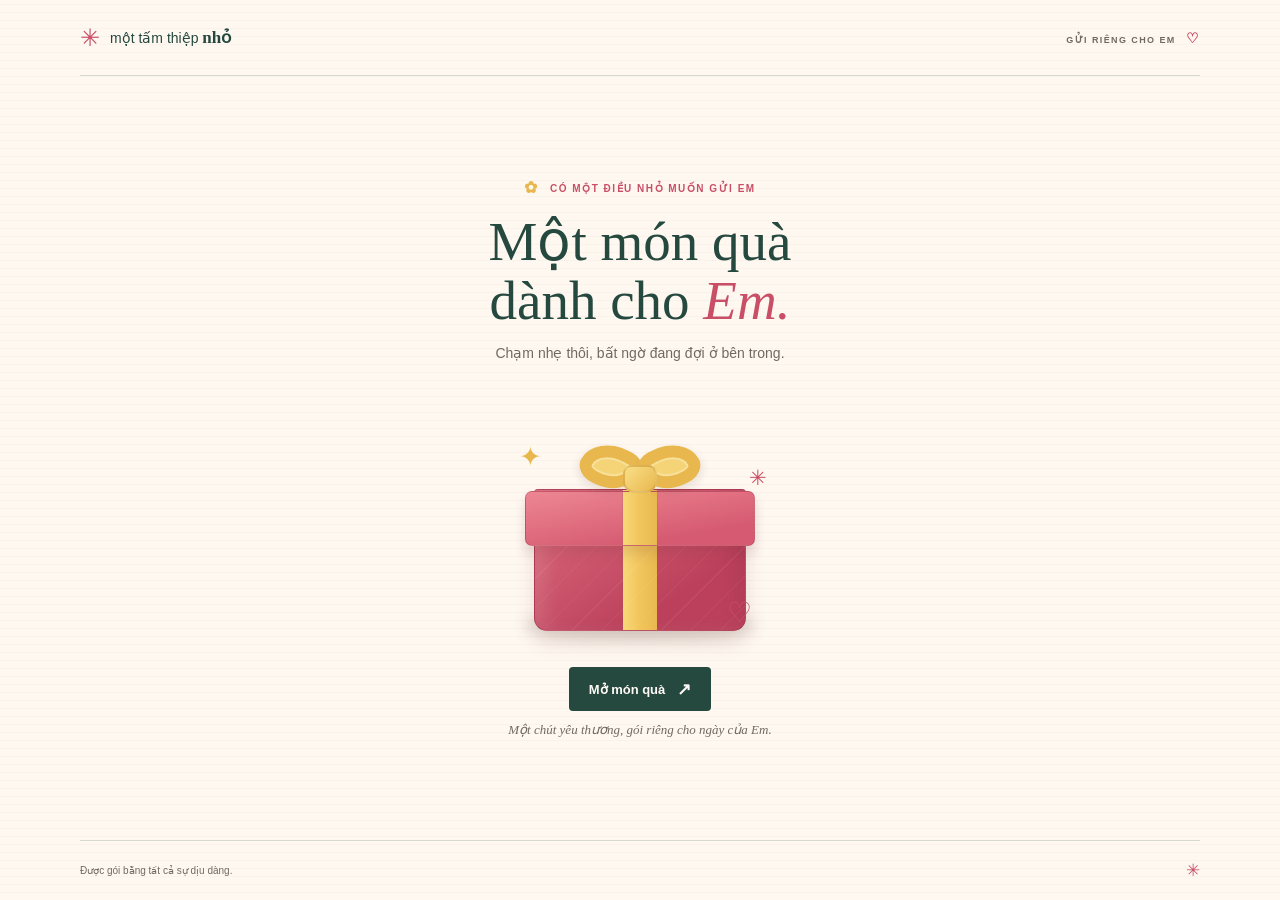
<file: index.html>
<!doctype html>
<html lang="vi">
<head>
    <meta charset="utf-8">
    <meta name="viewport" content="width=device-width, initial-scale=1">
    <meta name="theme-color" content="#fff8f1">
    <meta name="description" content="Một món quà sinh nhật nhỏ đang chờ được mở.">
    <title>Một món quà dành cho Em</title>
    <link rel="stylesheet" href="gift.css">
    <script src="js/gift.js" defer></script>
</head>
<body class="gift-page">
    <header class="gift-header">
        <a class="gift-wordmark" href="birthday.html" aria-label="Đến tấm thiệp">
            <span class="gift-wordmark-mark" aria-hidden="true">✳</span>
            <span>một tấm thiệp <strong>nhỏ</strong></span>
        </a>
        <span class="header-date">GỬI RIÊNG CHO EM <span aria-hidden="true">♡</span></span>
    </header>

    <main class="gift-main">
        <section class="gift-stage" aria-labelledby="gift-title">
            <p class="gift-eyebrow"><span aria-hidden="true">✿</span> CÓ MỘT ĐIỀU NHỎ MUỐN GỬI EM</p>
            <h1 id="gift-title">Một món quà<br>dành cho <em>Em.</em></h1>
            <p class="gift-invitation">Chạm nhẹ thôi, bất ngờ đang đợi ở bên trong.</p>

            <a class="gift-open" id="open-gift" href="birthday.html" aria-label="Mở món quà sinh nhật">
                <span class="gift-illustration" aria-hidden="true">
                    <span class="gift-spark gift-spark-one">✦</span>
                    <span class="gift-spark gift-spark-two">✳</span>
                    <span class="gift-spark gift-spark-three">♡</span>
                    <span class="gift-shadow"></span>
                    <span class="gift-box">
                        <span class="gift-bow">
                            <span class="bow-loop bow-loop-left"></span>
                            <span class="bow-loop bow-loop-right"></span>
                            <span class="bow-knot"></span>
                        </span>
                        <span class="gift-lid"><span class="gift-ribbon lid-ribbon"></span></span>
                        <span class="gift-base"><span class="gift-ribbon base-ribbon"></span></span>
                    </span>
                </span>
                <span class="gift-open-label">Mở món quà <span aria-hidden="true">↗</span></span>
            </a>

            <p class="gift-footnote">Một chút yêu thương, gói riêng cho ngày của Em.</p>
        </section>
    </main>

    <footer class="gift-footer">
        <span>Được gói bằng tất cả sự dịu dàng.</span>
        <span class="footer-spark" aria-hidden="true">✳</span>
    </footer>
</body>
</html>
</file>
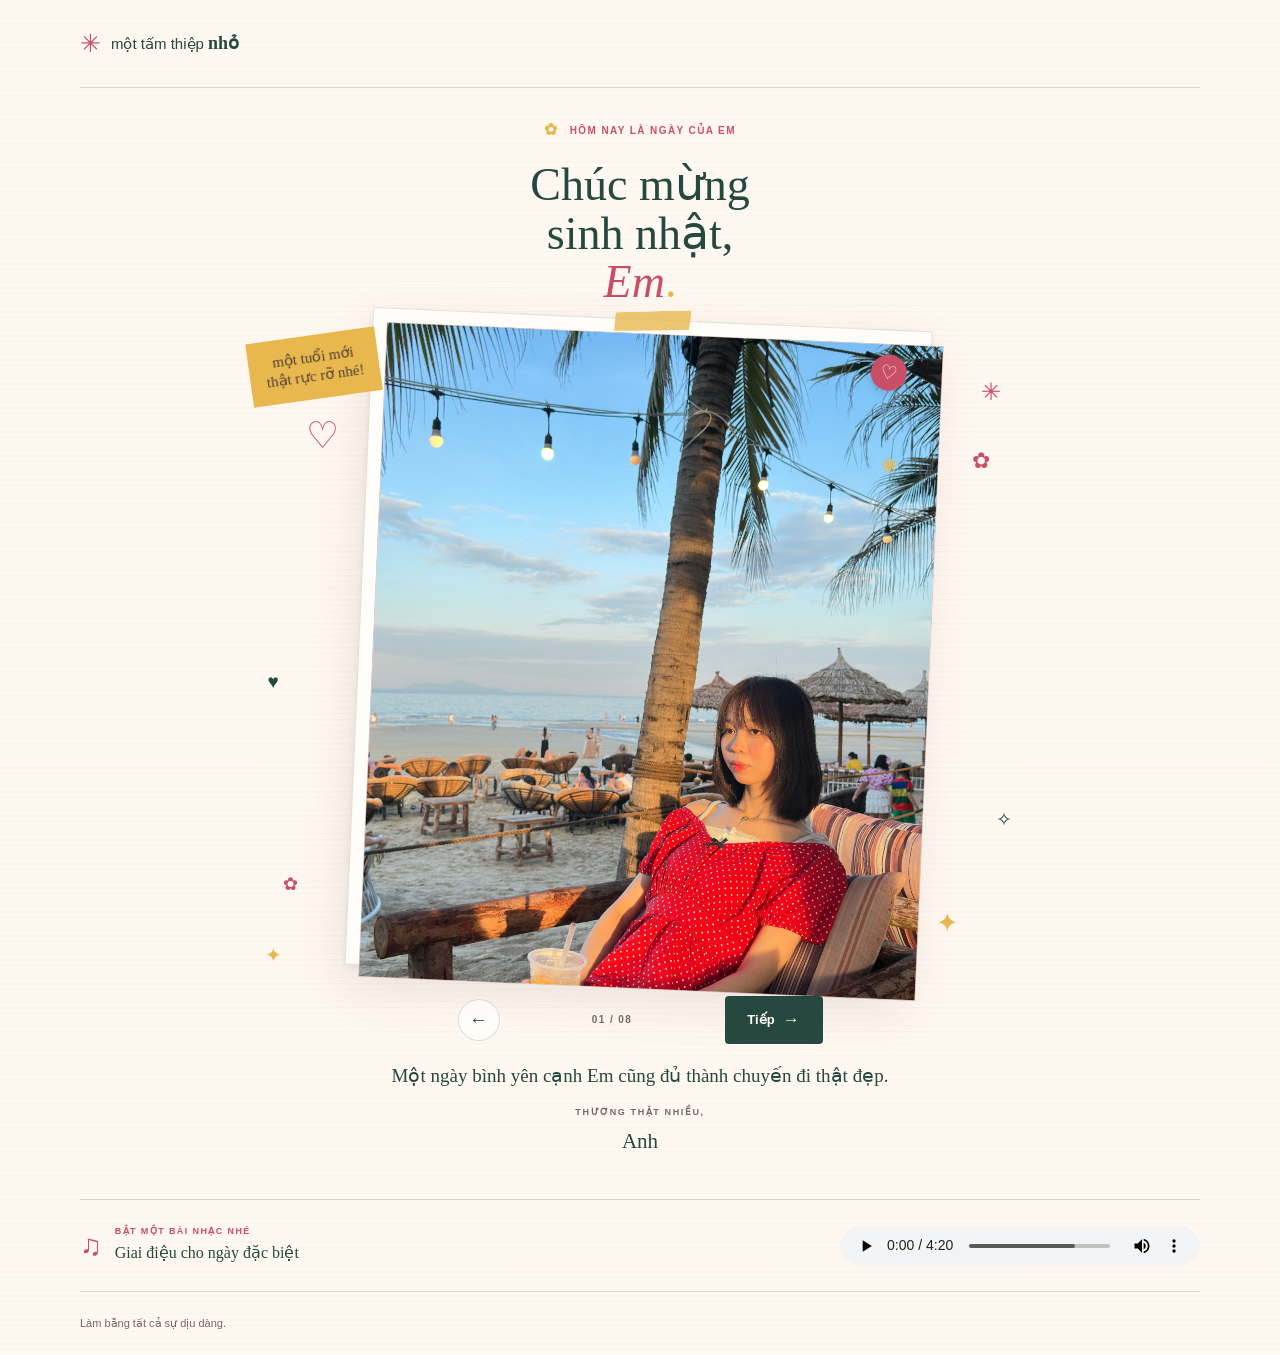
<file: birthday.html>
<!doctype html>
<html lang="vi">
<head>
    <meta charset="utf-8">
    <meta name="viewport" content="width=device-width, initial-scale=1">
    <meta name="theme-color" content="#fff8f1">
    <meta name="description" content="Một tấm thiệp sinh nhật nhỏ, viết riêng cho người mình thương.">
    <title>Một ngày của người mình thương</title>
    <link rel="stylesheet" href="style.css">
    <script src="js/app.js" defer></script>
</head>
<body data-theme="rose">
    <header class="site-header">
        <a class="wordmark" href="index.html" aria-label="Mở lại hộp quà">
            <span class="wordmark-mark" aria-hidden="true">✳</span>
            <span>một tấm thiệp <strong>nhỏ</strong></span>
        </a>
    </header>

    <main>
        <section class="hero" aria-labelledby="greeting-title">
            <div class="hero-copy">
                <p class="eyebrow"><span class="eyebrow-flower" aria-hidden="true">✿</span> HÔM NAY LÀ NGÀY CỦA EM</p>
                <h1 id="greeting-title">Chúc mừng<br>sinh nhật,<br><span id="recipient">Em</span><span class="title-period">.</span></h1>
            </div>

            <div class="hero-art" aria-label="Ảnh kỷ niệm">
                <span class="art-note">một tuổi mới<br>thật rực rỡ nhé!</span>
                <div class="floating-scribbles" aria-hidden="true">
                    <span class="scribble scribble-heart">♡</span>
                    <span class="scribble scribble-star">✦</span>
                    <span class="scribble scribble-flower">✿</span>
                    <span class="scribble scribble-petal">❀</span>
                    <span class="scribble scribble-heart-extra">♥</span>
                    <span class="scribble scribble-star-extra">✧</span>
                    <span class="scribble scribble-flower-extra">✿</span>
                </div>
                <div class="photo-frame" id="photo-frame">
                    <button class="portrait-trigger" id="portrait-trigger" type="button" aria-label="Phóng to ảnh kỷ niệm">
                        <img class="portrait" id="portrait" alt="Ảnh kỷ niệm của hai bạn">
                    </button>
                    <span class="photo-badge" aria-hidden="true">♡</span>
                    <span class="photo-caption" id="photo-caption">NGÀY ĐẸP NHẤT LÀ NGÀY CÓ EM</span>
                </div>
                <nav class="album-controls" id="album-controls" aria-label="Chuyển ảnh kỷ niệm" hidden>
                    <button class="album-arrow" id="slide-previous" type="button" aria-label="Ảnh trước">←</button>
                    <span class="album-count" id="slide-count" aria-live="polite">01 / 01</span>
                    <button class="button button-dark album-next" id="slide-next" type="button">Tiếp <span aria-hidden="true">→</span></button>
                </nav>
                <span class="sparkle sparkle-one" aria-hidden="true">✳</span>
                <span class="sparkle sparkle-two" aria-hidden="true">✦</span>
            </div>
            <div class="slide-letter" aria-live="polite" aria-atomic="true">
                <p class="letter" id="message">Anh muốn giữ lại khoảnh khắc này thật lâu.</p>
                <div class="signature">
                    <span>THƯƠNG THẬT NHIỀU,</span>
                    <strong id="sender">Anh</strong>
                </div>
            </div>
            <section class="final-gift" id="final-gift" aria-live="polite" hidden>
                <p class="final-gift-message">Em nghĩ đã hết quà ư, nô nô, xem tiếp nhé :)))</p>
                <button class="button button-coral final-gift-button" id="open-video-gift" type="button">Mở quà <span aria-hidden="true">♡</span></button>
            </section>
        </section>

        <section class="song-row" aria-label="Nhạc sinh nhật">
            <div class="song-copy">
                <span class="song-mark" aria-hidden="true">♫</span>
                <div>
                    <p class="eyebrow">BẬT MỘT BÀI NHẠC NHÉ</p>
                    <p class="song-title">Giai điệu cho ngày đặc biệt</p>
                </div>
            </div>
            <audio id="birthday-audio" controls autoplay loop preload="auto" aria-label="Phát nhạc sinh nhật">
                <source src="music.mp3" type="audio/mpeg">
                Trình duyệt của bạn không hỗ trợ phát âm thanh.
            </audio>
        </section>
    </main>

    <footer class="site-footer">
        <span>Làm bằng tất cả sự dịu dàng.</span>
    </footer>

    <dialog class="image-viewer" id="image-viewer" aria-label="Ảnh kỷ niệm phóng to">
        <button class="close-button image-viewer-close" id="close-image-viewer" type="button" aria-label="Đóng ảnh phóng to">×</button>
        <img class="image-viewer-photo" id="image-viewer-photo" alt="">
        <div class="heart-layer" id="heart-layer" aria-hidden="true"></div>
    </dialog>

    <dialog class="video-dialog" id="video-dialog" aria-labelledby="video-dialog-title">
        <div class="video-dialog-header">
            <h2 class="video-dialog-title" id="video-dialog-title">Nhớ xem hết video nhé, còn nữa</h2>
        </div>
        <div class="video-frame-wrap">
            <video class="gift-video" id="gift-video" playsinline preload="none" aria-label="Video món quà cuối"></video>
            <audio id="gift-audio" preload="none" aria-hidden="true"></audio>
        </div>
    </dialog>
</body>
</html>
</file>
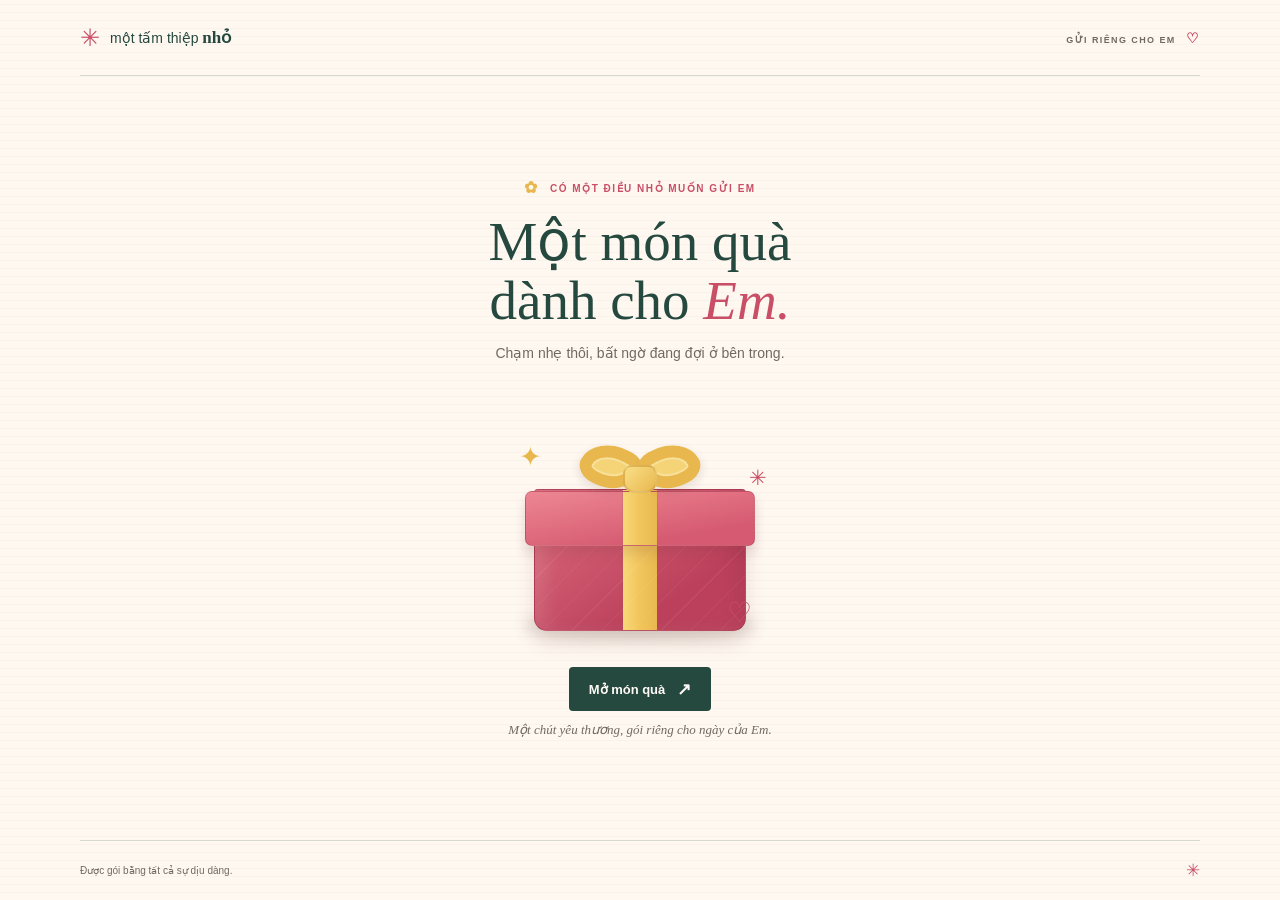
<file: gift.html>
<!doctype html>
<html lang="vi">
<head>
    <meta charset="utf-8">
    <meta name="viewport" content="width=device-width, initial-scale=1">
    <meta name="robots" content="noindex">
    <title>Đang mở hộp quà</title>
    <script>
        const destination = new URL("index.html", window.location.href);
        destination.search = window.location.search;
        destination.hash = window.location.hash;
        window.location.replace(destination.href);
    </script>
</head>
<body>
    <p>Hộp quà đang mở. <a href="index.html">Tiếp tục đến trang đầu</a>.</p>
</body>
</html>
</file>
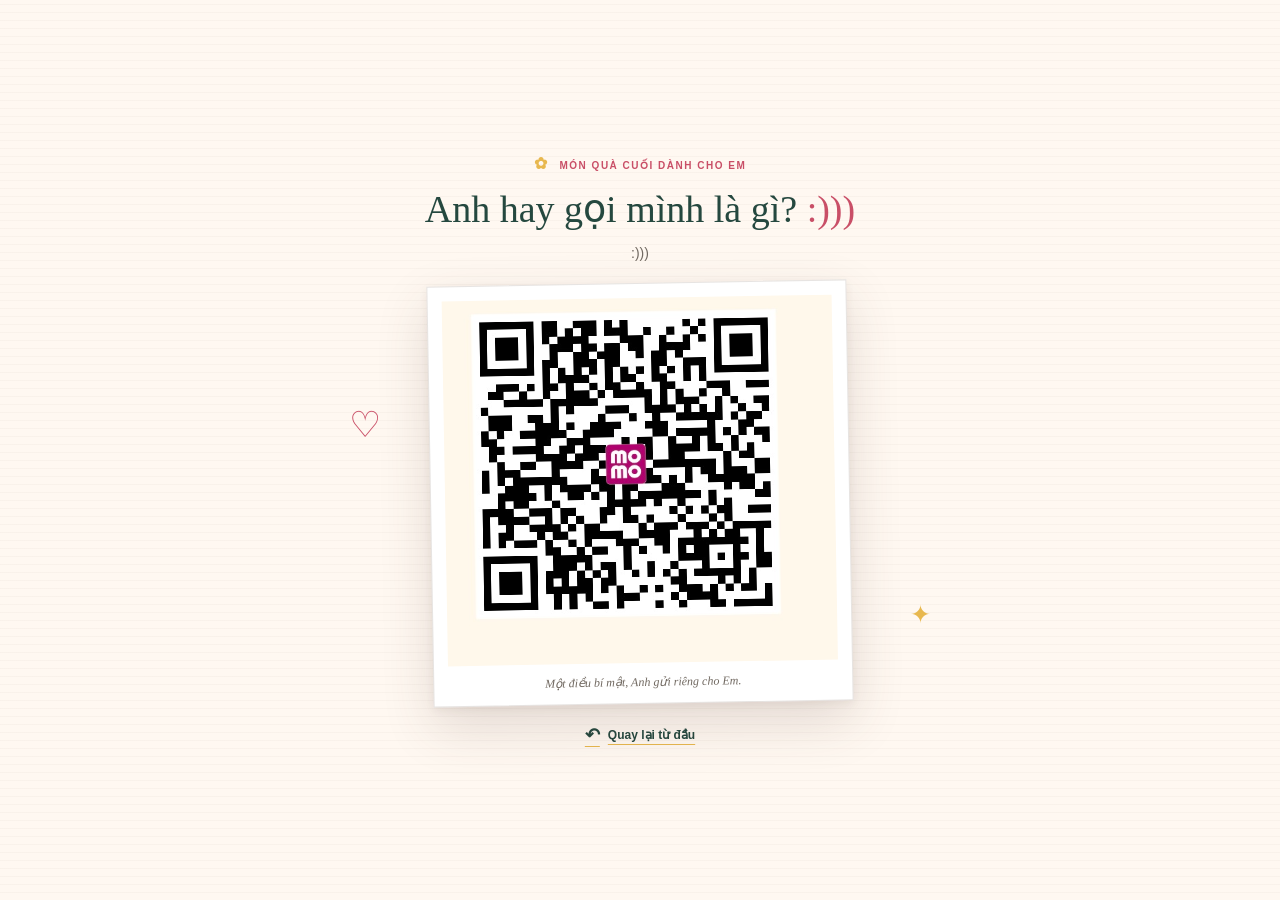
<file: qr.html>
<!doctype html>
<html lang="vi">
<head>
    <meta charset="utf-8">
    <meta name="viewport" content="width=device-width, initial-scale=1">
    <meta name="theme-color" content="#fff8f1">
    <meta name="description" content="Món quà cuối đang chờ Em khám phá.">
    <title>Món quà cuối dành cho Em</title>
    <link rel="stylesheet" href="qr.css">
    <script src="js/qr.js" defer></script>
</head>
<body>
    <main class="qr-stage">
        <p class="qr-eyebrow"><span aria-hidden="true">✿</span> MÓN QUÀ CUỐI DÀNH CHO EM</p>
        <h1>Anh hay gọi mình là gì? <span>:)))</span></h1>
        <p class="qr-note">:)))</p>
        <figure class="qr-frame">
            <img src="QR/5A71BDB4-6E29-4420-B847-70E3D8184ACB_1_201_a.jpeg" alt="Mã QR chứa món quà cuối dành cho Em" width="552" height="552">
            <figcaption>Một điều bí mật, Anh gửi riêng cho Em.</figcaption>
        </figure>
        <a class="restart-link" href="index.html"><span aria-hidden="true">↶</span> Quay lại từ đầu</a>
        <span class="qr-heart qr-heart-one" aria-hidden="true">♡</span>
        <span class="qr-heart qr-heart-two" aria-hidden="true">✦</span>
    </main>
    <section class="qr-resume-audio" id="qr-resume-audio" aria-label="Nhạc nền" hidden>
        <p>Chạm để tiếp tục nhạc nhé.</p>
        <audio id="qr-audio" controls loop preload="none"></audio>
    </section>
</body>
</html>
</file>
<file: gift.css>
:root {
    --paper: #fff8f1;
    --ink: #25483f;
    --muted: #716961;
    --rose: #c94f67;
    --gold: #e8b84f;
    --serif: Georgia, "Times New Roman", serif;
    --sans: "Trebuchet MS", "Avenir Next", sans-serif;
}

* { box-sizing: border-box; }
html { min-width: 320px; min-height: 100%; }
body {
    min-width: 320px;
    min-height: 100vh;
    min-height: 100svh;
    display: flex;
    flex-direction: column;
    margin: 0;
    overflow-x: clip;
    color: var(--ink);
    background-color: var(--paper);
    background-image: repeating-linear-gradient(0deg, transparent 0 7px, rgba(97, 77, 59, .035) 7px 8px);
    font-family: var(--sans);
}

a { color: inherit; }
a:focus-visible { outline: 3px solid var(--gold); outline-offset: 6px; }

.gift-header, .gift-footer {
    width: min(1120px, calc(100% - 64px));
    min-height: 76px;
    display: flex;
    align-items: center;
    justify-content: space-between;
    margin-inline: auto;
}
.gift-header { border-bottom: 1px solid rgba(37, 72, 63, .18); }
.gift-wordmark { display: inline-flex; align-items: center; gap: 10px; text-decoration: none; font-size: 14px; }
.gift-wordmark strong { font-family: var(--serif); font-size: 17px; }
.gift-wordmark-mark { color: var(--rose); font-size: 24px; }
.header-date { color: var(--muted); font-size: 9px; font-weight: 700; letter-spacing: 1.4px; }
.header-date span { padding-left: 6px; color: var(--rose); font-size: 14px; }

.gift-main { flex: 1; display: grid; place-items: center; padding: 28px 20px; }
.gift-stage { width: min(100%, 620px); display: flex; flex-direction: column; align-items: center; text-align: center; animation: page-arrive .8s both; }
.gift-eyebrow { margin: 0 0 15px; color: var(--rose); font-size: 10px; font-weight: 700; letter-spacing: 1.5px; }
.gift-eyebrow span { padding-right: 7px; color: var(--gold); font-size: 16px; vertical-align: -1px; }
.gift-stage h1 { margin: 0; font-family: var(--serif); font-size: 55px; font-weight: 400; letter-spacing: 0; line-height: 1.08; }
.gift-stage h1 em { color: var(--rose); font-weight: 400; }
.gift-invitation { margin: 15px 0 0; color: var(--muted); font-size: 14px; }

.gift-open { display: flex; flex-direction: column; align-items: center; gap: 9px; margin-top: 21px; text-decoration: none; -webkit-tap-highlight-color: transparent; }
.gift-illustration { position: relative; width: 290px; height: 276px; display: block; }
.gift-shadow { position: absolute; right: 28px; bottom: 20px; left: 28px; height: 25px; border-radius: 50%; background: rgba(67, 55, 45, .16); filter: blur(7px); animation: shadow-breathe 3.2s ease-in-out infinite; }
.gift-box { position: absolute; inset: 18px 22px 23px; animation: gift-bob 3.2s ease-in-out infinite; transform-origin: 50% 70%; }
.gift-base {
    position: absolute;
    right: 17px;
    bottom: 4px;
    left: 17px;
    height: 142px;
    overflow: hidden;
    border: 1px solid rgba(105, 38, 53, .2);
    border-radius: 4px 4px 13px 13px;
    background: linear-gradient(145deg, #dd6d7f, #bc405b 72%);
    box-shadow: inset 12px 0 16px rgba(255, 255, 255, .09), inset -10px 0 15px rgba(95, 29, 48, .08), 0 12px 20px rgba(104, 51, 53, .14);
}
.gift-base::after { position: absolute; inset: 0; background: repeating-linear-gradient(135deg, transparent 0 20px, rgba(255, 255, 255, .06) 20px 21px); content: ""; }
.gift-lid {
    position: absolute;
    z-index: 4;
    top: 91px;
    right: 8px;
    left: 8px;
    height: 55px;
    transform-origin: 12% 90%;
    border: 1px solid rgba(105, 38, 53, .2);
    border-radius: 7px;
    background: linear-gradient(170deg, #ed8792, #d65b72 76%);
    box-shadow: 0 8px 12px rgba(104, 51, 53, .14);
    transition: transform .75s cubic-bezier(.2, .8, .2, 1), opacity .55s ease;
}
.gift-ribbon { position: absolute; display: block; background: linear-gradient(90deg, #f8d978, #f2c65e 45%, #e8b84f); box-shadow: 0 0 0 1px rgba(119, 87, 30, .1); }
.base-ribbon, .lid-ribbon { top: 0; bottom: 0; left: calc(50% - 17px); width: 34px; }
.gift-bow { position: absolute; z-index: 5; top: 31px; left: 50%; width: 120px; height: 88px; transform: translateX(-50%); transform-origin: 50% 100%; transition: transform .6s cubic-bezier(.2, .8, .2, 1), opacity .45s ease; }
.bow-loop { position: absolute; top: 13px; width: 58px; height: 45px; border: 12px solid #e8b84f; background: #f5d477; box-shadow: inset 0 0 0 2px rgba(255, 255, 255, .28), 0 4px 8px rgba(86, 59, 35, .12); }
.bow-loop-left { left: 1px; transform: rotate(28deg); border-radius: 68% 28% 65% 35%; }
.bow-loop-right { right: 1px; transform: rotate(-28deg); border-radius: 28% 68% 35% 65%; }
.bow-knot { position: absolute; z-index: 2; top: 34px; left: 43px; width: 34px; height: 28px; border: 2px solid rgba(155, 106, 34, .2); border-radius: 9px 9px 12px 12px; background: linear-gradient(135deg, #f9df87, #e8b84f); }
.gift-spark { position: absolute; z-index: 6; color: var(--rose); animation: spark-dance 2.8s ease-in-out infinite; }
.gift-spark-one { top: 59px; left: 24px; color: var(--gold); font-size: 27px; animation-delay: .2s; }
.gift-spark-two { top: 84px; right: 18px; font-size: 21px; animation-delay: 1s; }
.gift-spark-three { right: 33px; bottom: 29px; font-family: var(--serif); font-size: 28px; animation-delay: .6s; }
.gift-open-label { min-height: 44px; display: inline-flex; align-items: center; gap: 12px; padding: 10px 20px; border-radius: 4px; background: var(--ink); color: #fffaf5; font-size: 13px; font-weight: 700; transition: background-color .2s ease, transform .2s ease; }
.gift-open-label span { font-size: 17px; }
.gift-open:hover .gift-open-label, .gift-open:focus-visible .gift-open-label { transform: translateY(-2px); background: var(--rose); }
.gift-open:hover .gift-box, .gift-open:focus-visible .gift-box { animation-duration: 1.1s; }
.gift-footnote { margin: 11px 0 0; color: var(--muted); font-family: var(--serif); font-size: 13px; font-style: italic; }
.gift-footer { min-height: 60px; border-top: 1px solid rgba(37, 72, 63, .18); color: var(--muted); font-size: 10px; }
.footer-spark { color: var(--rose); font-size: 17px; }

.gift-page.is-opening .gift-stage { animation: stage-leave .6s both; }
.gift-page.is-opening .gift-lid { transform: translate(-18px, -90px) rotate(-35deg); opacity: .8; }
.gift-page.is-opening .gift-bow { transform: translate(-50%, -90px) rotate(-22deg); opacity: 0; }
.gift-page.is-opening .gift-open-label { background: var(--rose); }

@keyframes page-arrive { from { transform: translateY(15px); opacity: 0; } to { transform: translateY(0); opacity: 1; } }
@keyframes gift-bob { 0%, 100% { transform: translateY(0) rotate(-1deg); } 50% { transform: translateY(-8px) rotate(1deg); } }
@keyframes shadow-breathe { 0%, 100% { transform: scaleX(1); opacity: .8; } 50% { transform: scaleX(.86); opacity: .55; } }
@keyframes spark-dance { 0%, 100% { transform: translateY(0) rotate(-8deg) scale(.9); opacity: .7; } 50% { transform: translateY(-9px) rotate(10deg) scale(1.12); opacity: 1; } }
@keyframes stage-leave { to { transform: translateY(-10px) scale(.985); opacity: 0; } }

@media (max-width: 560px) {
    .gift-header, .gift-footer { width: calc(100% - 36px); min-height: 64px; }
    .gift-wordmark { gap: 7px; font-size: 12px; }
    .gift-wordmark strong { font-size: 15px; }
    .gift-wordmark-mark { font-size: 21px; }
    .header-date { font-size: 8px; letter-spacing: .8px; }
    .gift-main { padding: 23px 15px 30px; }
    .gift-eyebrow { max-width: 290px; margin-bottom: 13px; font-size: 9px; line-height: 1.6; }
    .gift-stage h1 { font-size: 43px; }
    .gift-invitation { max-width: 290px; margin-top: 12px; font-size: 13px; }
    .gift-illustration { width: 260px; height: 250px; }
    .gift-box { inset: 9px 10px 17px; }
    .gift-base { right: 17px; left: 17px; height: 130px; }
    .gift-lid { top: 88px; right: 8px; left: 8px; height: 51px; }
    .gift-bow { top: 27px; }
    .gift-open { margin-top: 14px; }
    .gift-footnote { max-width: 280px; margin-top: 9px; font-size: 12px; }
    .gift-footer { font-size: 9px; }
}

@media (prefers-reduced-motion: reduce) {
    *, *::before, *::after { animation-duration: .01ms !important; animation-iteration-count: 1 !important; transition-duration: .01ms !important; }
}
</file>
<file: style.css>
:root {
    color-scheme: light;
    --paper: #fff8f1;
    --ink: #25483f;
    --muted: #716961;
    --accent: #c94f67;
    --accent-soft: #f5d6d5;
    --sun: #e8b84f;
    --line: rgba(37, 72, 63, .18);
    --serif: Georgia, "Times New Roman", serif;
    --sans: "Trebuchet MS", "Avenir Next", sans-serif;
}

* { box-sizing: border-box; }

body {
    min-width: 320px;
    margin: 0;
    color: var(--ink);
    background-color: var(--paper);
    background-image: repeating-linear-gradient(0deg, transparent 0 5px, rgba(97, 77, 59, .025) 5px 6px);
    font-family: var(--sans);
    line-height: 1.55;
    transition: background-color .3s ease, color .3s ease;
    overflow-x: clip;
}

body.page-opening::before {
    position: fixed;
    z-index: 30;
    inset: 0;
    transform: translateY(0);
    background-color: var(--paper);
    background-image: repeating-linear-gradient(0deg, transparent 0 7px, rgba(97, 77, 59, .035) 7px 8px);
    content: "";
    pointer-events: none;
    animation: paper-reveal .9s cubic-bezier(.72, 0, .24, 1) .06s both;
}

body[data-theme="citrus"] {
    --paper: #fff7df;
    --ink: #594638;
    --muted: #786651;
    --accent: #a9523f;
    --accent-soft: #f4d8a1;
    --sun: #d99838;
    --line: rgba(89, 70, 56, .2);
}

body[data-theme="mint"] {
    --paper: #eff8f0;
    --ink: #28564e;
    --muted: #62756c;
    --accent: #397c70;
    --accent-soft: #d2e8d9;
    --sun: #e1a34b;
    --line: rgba(40, 86, 78, .2);
}

body[data-theme="berry"] {
    --paper: #f8f1f7;
    --ink: #543f55;
    --muted: #766675;
    --accent: #855b80;
    --accent-soft: #ead9e7;
    --sun: #dfa94c;
    --line: rgba(84, 63, 85, .2);
}

button, input, textarea { font: inherit; }
button { color: inherit; }
button:focus-visible, a:focus-visible, input:focus-visible, textarea:focus-visible {
    outline: 3px solid var(--sun);
    outline-offset: 3px;
}
[hidden] { display: none !important; }

.site-header, main, .site-footer {
    width: min(1120px, calc(100% - 64px));
    margin-inline: auto;
}

.site-header {
    min-height: 88px;
    display: flex;
    align-items: center;
    justify-content: space-between;
    border-bottom: 1px solid var(--line);
}

.wordmark {
    display: inline-flex;
    align-items: center;
    gap: 10px;
    color: var(--ink);
    font-size: 15px;
    text-decoration: none;
}

.wordmark strong { font-family: var(--serif); font-size: 18px; font-weight: 700; }
.wordmark-mark { color: var(--accent); font-size: 25px; line-height: 1; }
.header-actions, .hero-actions, .editor-actions { display: flex; align-items: center; gap: 12px; }

.button {
    min-height: 44px;
    padding: 10px 17px;
    border: 1px solid transparent;
    border-radius: 4px;
    cursor: pointer;
    font-size: 13px;
    font-weight: 700;
    transition: transform .18s ease, background-color .18s ease;
}

.button:hover { transform: translateY(-2px); }
.button-quiet { border-color: var(--line); background: transparent; }
.button-quiet:hover { background: rgba(255, 255, 255, .55); }
.button-dark { color: #fffaf5; background: var(--ink); }
.button-dark:hover { background: var(--accent); }
.button-coral { color: #fff; background: var(--accent); }
.button-coral:hover { filter: brightness(.94); }
.button-coral span { margin-left: 10px; font-size: 17px; }

.hero {
    min-height: 0;
    display: flex;
    flex-direction: column;
    align-items: center;
    gap: 12px;
    padding-block: 30px 42px;
}

.hero-copy { width: min(100%, 720px); max-width: 720px; text-align: center; }
.hero-copy h1 { margin-bottom: 0; font-size: 46px; }
.hero-copy > * { animation: rise-in .72s both; }
.hero-copy > :nth-child(1) { animation-delay: .08s; }
.hero-copy > :nth-child(2) { animation-delay: .16s; }
.hero-copy > :nth-child(3) { animation-delay: .24s; }
.hero-copy > :nth-child(4) { animation-delay: .32s; }
.hero-copy > :nth-child(5) { animation-delay: .4s; }
.eyebrow {
    margin: 0 0 18px;
    color: var(--accent);
    font-size: 10px;
    font-weight: 700;
    letter-spacing: 1.4px;
}
.eyebrow-flower { margin-right: 7px; color: var(--sun); font-size: 16px; vertical-align: -1px; }

h1, h2, h3, p { margin-top: 0; }
h1 {
    margin-bottom: 24px;
    font-family: var(--serif);
    font-size: 67px;
    font-weight: 400;
    letter-spacing: 0;
    line-height: 1.06;
}
h1 #recipient { color: var(--accent); font-style: italic; overflow-wrap: anywhere; }
.title-period { color: var(--sun); }
.letter { max-width: 440px; margin-bottom: 26px; color: var(--muted); font-size: 17px; line-height: 1.8; }
.signature { display: grid; gap: 3px; margin-bottom: 30px; }
.signature span { color: var(--muted); font-size: 9px; font-weight: 700; letter-spacing: 1.6px; }
.signature strong { font-family: var(--serif); font-size: 21px; font-weight: 400; }
.slide-letter { width: min(100%, 620px); margin: 0 auto; padding: 4px 18px 0; text-align: center; animation: rise-in .45s both; }
.slide-letter .letter { max-width: 560px; margin: 0 auto 14px; color: var(--ink); font-family: var(--serif); font-size: 19px; line-height: 1.65; }
.slide-letter .signature { justify-items: center; gap: 5px; margin: 0; }
.final-gift { width: min(100%, 620px); display: grid; justify-items: center; gap: 11px; margin: 22px auto 0; text-align: center; }
.final-gift-message { margin: 0; color: var(--accent); font-family: var(--serif); font-size: 18px; font-style: italic; animation: gift-message-arrive .6s both; }
.final-gift-button { min-width: 142px; min-height: 48px; display: inline-flex; align-items: center; justify-content: center; gap: 9px; box-shadow: 0 7px 18px rgba(201, 79, 103, .22); animation: gift-button-arrive .65s .12s both; }
.final-gift-button span { font-size: 17px; }
.video-dialog { width: min(960px, calc(100% - 28px)); max-width: 960px; margin: auto; padding: 18px; border: 1px solid rgba(255, 255, 255, .7); border-radius: 6px; background: var(--paper); box-shadow: 0 25px 100px rgba(28, 35, 32, .4); }
.video-dialog::backdrop { background: rgba(24, 35, 31, .82); backdrop-filter: blur(7px); }
.video-dialog-header { display: flex; align-items: center; justify-content: space-between; gap: 16px; padding: 0 0 12px; }
.video-dialog-title { margin: 0; font-family: var(--serif); font-size: 21px; font-weight: 400; }
.video-frame-wrap { width: 100%; aspect-ratio: 16 / 9; overflow: hidden; background: #101010; }
.video-frame-wrap video { display: block; width: 100%; height: 100%; object-fit: contain; }
.text-button {
    padding: 8px 4px;
    border: 0;
    background: transparent;
    color: var(--ink);
    cursor: pointer;
    font-size: 12px;
    font-weight: 700;
    text-decoration: underline;
    text-decoration-color: var(--sun);
    text-underline-offset: 5px;
}
.text-button:hover { color: var(--accent); }

.hero-art {
    position: relative;
    width: min(100%, 760px);
    min-height: 0;
    display: flex;
    flex-direction: column;
    align-items: center;
    gap: 14px;
    animation: art-enter .9s .16s both;
}
.photo-frame {
    position: relative;
    width: min(100%, 560px);
    aspect-ratio: 4 / 4.7;
    padding: 13px 13px 43px;
    transform: rotate(2.5deg);
    border: 1px solid rgba(85, 65, 50, .16);
    background: #fffdf9;
    box-shadow: 0 20px 50px rgba(79, 57, 48, .13), 0 3px 8px rgba(79, 57, 48, .07);
    animation: photo-float 6s ease-in-out 1s infinite;
    transform-origin: 50% 45%;
}
.photo-frame::before {
    position: absolute;
    z-index: 3;
    top: -9px;
    left: calc(50% - 39px);
    width: 78px;
    height: 20px;
    transform: rotate(-4deg);
    background: rgba(232, 184, 79, .78);
    clip-path: polygon(3% 0, 100% 0, 96% 100%, 0 92%);
    content: "";
}
.photo-frame:hover { animation-play-state: paused; }
.photo-frame { background: #fffdf9; }
.photo-frame .portrait { border: 1px solid rgba(85, 65, 50, .1); }
.photo-badge {
    position: absolute;
    z-index: 3;
    top: 24px;
    right: 23px;
    width: 36px;
    aspect-ratio: 1;
    display: grid;
    place-items: center;
    transform: rotate(10deg);
    border-radius: 50%;
    background: var(--accent);
    color: #fffaf5;
    font-size: 19px;
    box-shadow: 0 3px 9px rgba(73, 42, 48, .18);
}
.portrait-trigger { width: 100%; height: 100%; }
.portrait-trigger { position: absolute; inset: 13px 13px 43px; z-index: 1; padding: 0; overflow: hidden; border: 0; background: transparent; cursor: zoom-in; }
.portrait { display: block; width: 100%; height: 100%; object-fit: cover; background: var(--accent-soft); transition: filter .2s ease, transform .35s ease; }
.portrait-trigger:hover .portrait { transform: scale(1.035); filter: saturate(1.08); }
.photo-placeholder {
    display: flex;
    flex-direction: column;
    align-items: center;
    justify-content: center;
    gap: 8px;
    border: 0;
    background-color: var(--accent-soft);
    background-image: repeating-linear-gradient(45deg, transparent 0 15px, rgba(255, 255, 255, .23) 15px 16px);
    color: var(--ink);
    cursor: pointer;
}
.photo-plus {
    width: 48px;
    aspect-ratio: 1;
    display: grid;
    place-items: center;
    border: 1px solid currentColor;
    border-radius: 50%;
    font-family: var(--serif);
    font-size: 30px;
    line-height: 1;
}
.photo-title { font-family: var(--serif); font-size: 20px; }
.photo-hint { color: var(--muted); font-size: 11px; }
.photo-caption {
    position: absolute;
    right: 12px;
    bottom: 13px;
    left: 12px;
    overflow: hidden;
    color: var(--muted);
    font-size: 8px;
    font-weight: 700;
    letter-spacing: 1.1px;
    text-align: center;
    text-overflow: ellipsis;
    white-space: nowrap;
}
.album-controls {
    position: relative;
    z-index: 4;
    width: min(365px, 100%);
    display: flex;
    align-items: center;
    justify-content: space-between;
    gap: 12px;
    margin-top: 5px;
}
.album-arrow {
    width: 42px;
    height: 42px;
    flex: 0 0 42px;
    display: grid;
    place-items: center;
    border: 1px solid var(--line);
    border-radius: 50%;
    background: rgba(255, 255, 255, .65);
    cursor: pointer;
    font-size: 19px;
    transition: transform .2s ease, color .2s ease, background-color .2s ease;
}
.album-arrow:hover { transform: translateX(-2px); color: var(--accent); background: #fff; }
#slide-next:hover { transform: translateX(2px); }
.album-count { flex: 1; color: var(--muted); font-size: 10px; font-variant-numeric: tabular-nums; font-weight: 700; letter-spacing: 1.4px; text-align: center; }
.album-next { min-width: 98px; display: inline-flex; align-items: center; justify-content: center; gap: 8px; }
.album-next span { font-size: 17px; }
.photo-frame.slide-enter-next { animation: photo-slide-next .42s cubic-bezier(.2, .75, .25, 1) both; }
.photo-frame.slide-enter-previous { animation: photo-slide-previous .42s cubic-bezier(.2, .75, .25, 1) both; }
.letter.slide-enter-next { animation: message-slide-next .42s cubic-bezier(.2, .75, .25, 1) both; }
.letter.slide-enter-previous { animation: message-slide-previous .42s cubic-bezier(.2, .75, .25, 1) both; }
.art-note {
    position: absolute;
    z-index: 1;
    top: 16px;
    left: -11px;
    padding: 13px 16px;
    transform: rotate(-8deg);
    background: var(--sun);
    color: #4e3e32;
    font-family: var(--serif);
    font-size: 15px;
    line-height: 1.25;
    text-align: center;
    animation: note-sway 4.5s ease-in-out 1.2s infinite;
}
.cake-zoom {
    position: absolute;
    right: -24px;
    bottom: 20px;
    width: 155px;
    height: 155px;
    padding: 0;
    border: 0;
    background: transparent;
    cursor: zoom-in;
    transition: transform .2s ease;
}
.cake-zoom:hover { transform: scale(1.06) rotate(2deg); }
.cake-art {
    display: block;
    width: 100%;
    height: 100%;
    object-fit: contain;
    filter: drop-shadow(0 8px 8px rgba(63, 49, 40, .12));
}
.sparkle { position: absolute; color: var(--accent); }
.sparkle-one { top: 54px; right: 19px; font-size: 24px; }
.sparkle-two { bottom: 73px; left: 5px; color: var(--sun); font-size: 20px; }
.sparkle-one, .sparkle-two { animation: twinkle 2.8s ease-in-out infinite; }
.sparkle-two { animation-delay: .9s; }
.floating-scribbles { position: absolute; inset: 0; pointer-events: none; }
.scribble { position: absolute; z-index: 2; display: block; }
.scribble-heart { top: 88px; left: 6%; color: var(--accent); font-family: var(--serif); font-size: 37px; animation: float-gentle 5s ease-in-out infinite; }
.scribble-star { right: 8%; bottom: 100px; color: var(--sun); font-size: 27px; animation: twinkle 2.4s ease-in-out infinite .4s; }
.scribble-flower { right: 4%; top: 125px; color: var(--accent); font-size: 22px; animation: flower-turn 12s linear infinite; }
.scribble-petal { top: 18%; right: 16%; color: var(--sun); font-size: 20px; animation: petal-drift 5.2s ease-in-out infinite .3s; }
.scribble-heart-extra { top: 48%; left: 1%; color: var(--rose); font-size: 19px; animation: heart-dance 3.6s ease-in-out infinite .5s; }
.scribble-star-extra { right: 1%; bottom: 29%; color: var(--gold); font-size: 19px; animation: twinkle 2.1s ease-in-out infinite .8s; }
.scribble-flower-extra { bottom: 20%; left: 3%; color: var(--accent); font-size: 18px; animation: flower-bloom 3.8s ease-in-out infinite 1s; }
@keyframes petal-drift { 0%, 100% { transform: translateY(0) rotate(-12deg); opacity: .7; } 50% { transform: translateY(-12px) rotate(14deg); opacity: 1; } }
@keyframes heart-dance { 0%, 100% { transform: translateY(0) rotate(-10deg) scale(.9); } 50% { transform: translateY(-11px) rotate(8deg) scale(1.12); } }
@keyframes flower-bloom { 0%, 100% { transform: scale(.8) rotate(-8deg); opacity: .65; } 50% { transform: scale(1.18) rotate(9deg); opacity: 1; } }

.little-things {
    display: grid;
    grid-template-columns: .8fr 1.5fr;
    gap: 58px;
    padding-block: 40px 58px;
    border-top: 1px solid var(--line);
}
.section-intro .eyebrow { margin-bottom: 12px; }
.section-intro h2 { max-width: 320px; margin-bottom: 0; font-family: var(--serif); font-size: 27px; font-weight: 400; line-height: 1.3; }
.love-notes { display: grid; grid-template-columns: repeat(3, 1fr); gap: 22px; }
.love-note { padding-left: 16px; border-left: 1px solid var(--line); }
.reveal-on-scroll { opacity: 0; transform: translateY(24px); transition: opacity .65s ease, transform .65s cubic-bezier(.2, .75, .25, 1); }
.reveal-on-scroll.is-revealed { opacity: 1; transform: translateY(0); }
.love-note:nth-child(2) { transition-delay: .1s; }
.love-note:nth-child(3) { transition-delay: .2s; }
.note-number { display: block; margin-bottom: 12px; color: var(--accent); font-size: 10px; font-weight: 700; }
.love-note h3 { margin-bottom: 7px; font-family: var(--serif); font-size: 17px; font-weight: 400; }
.love-note p { margin-bottom: 0; color: var(--muted); font-size: 12px; line-height: 1.7; }

.song-row {
    min-height: 92px;
    display: flex;
    align-items: center;
    justify-content: space-between;
    gap: 24px;
    padding-block: 17px;
    border-top: 1px solid var(--line);
}
.song-copy { display: flex; align-items: center; gap: 13px; }
.song-mark { color: var(--accent); font-family: var(--serif); font-size: 29px; }
.song-copy .eyebrow { margin-bottom: 2px; font-size: 9px; }
.song-title { margin-bottom: 0; font-family: var(--serif); font-size: 16px; }
audio { width: min(360px, 52%); height: 38px; }

.site-footer {
    min-height: 64px;
    display: flex;
    align-items: center;
    justify-content: space-between;
    border-top: 1px solid var(--line);
    color: var(--muted);
    font-size: 11px;
}

.editor-dialog {
    width: min(560px, calc(100% - 28px));
    max-height: min(92vh, 820px);
    padding: 0;
    overflow: auto;
    border: 1px solid var(--line);
    border-radius: 6px;
    background: var(--paper);
    color: var(--ink);
    box-shadow: 0 24px 80px rgba(40, 40, 35, .28);
}
.editor-dialog::backdrop { background: rgba(31, 40, 36, .44); backdrop-filter: blur(3px); }
.image-viewer {
    position: fixed;
    width: min(900px, calc(100% - 32px));
    max-width: 900px;
    max-height: min(90vh, 900px);
    margin: auto;
    padding: 18px;
    overflow: visible;
    border: 1px solid rgba(255, 255, 255, .7);
    border-radius: 6px;
    background: #fffaf5;
    box-shadow: 0 25px 100px rgba(28, 35, 32, .35);
}
.image-viewer::backdrop { background: rgba(24, 35, 31, .76); backdrop-filter: blur(7px); }
.image-viewer-photo { position: relative; z-index: 1; display: block; width: 100%; max-height: calc(90vh - 40px); object-fit: contain; border-radius: 3px; }
.image-viewer-close { position: absolute; z-index: 6; top: -15px; right: -15px; background: var(--paper); }
.heart-layer { position: absolute; z-index: 5; inset: 0; overflow: hidden; pointer-events: none; }
.heart-particle { position: absolute; z-index: 5; bottom: -28px; left: var(--heart-left); color: var(--accent); font-size: var(--heart-size); line-height: 1; text-shadow: 0 2px 8px rgba(87, 30, 48, .22); animation: heart-flight var(--heart-duration) cubic-bezier(.15, .65, .25, 1) var(--heart-delay) both; }
@keyframes heart-flight { 0% { transform: translate3d(0, 0, 0) scale(.45) rotate(0); opacity: 0; } 16% { opacity: 1; } 100% { transform: translate3d(var(--heart-drift), var(--heart-rise), 0) scale(1.2) rotate(var(--heart-turn)); opacity: 0; } }
.editor-form { display: grid; gap: 17px; padding: 28px; }
.editor-heading { display: flex; align-items: flex-start; justify-content: space-between; gap: 16px; margin-bottom: 2px; }
.editor-heading .eyebrow { margin-bottom: 4px; }
.editor-heading h2 { margin-bottom: 0; font-family: var(--serif); font-size: 29px; font-weight: 400; }
.close-button { width: 36px; aspect-ratio: 1; border: 1px solid var(--line); border-radius: 50%; background: transparent; cursor: pointer; font-size: 24px; line-height: 1; }
.field-label { display: grid; gap: 7px; color: var(--ink); font-size: 12px; font-weight: 700; }
.field-label input, .field-label textarea {
    width: 100%;
    padding: 11px 12px;
    border: 1px solid var(--line);
    border-radius: 3px;
    background: rgba(255, 255, 255, .62);
    color: var(--ink);
    font-size: 14px;
    font-weight: 400;
}
.field-label textarea { min-height: 96px; resize: vertical; }
.album-editor-field { display: grid; gap: 11px; }
.album-editor-heading { display: flex; align-items: center; justify-content: space-between; gap: 12px; }
.album-editor-heading .field-label { margin-bottom: 4px; }
.album-editor-heading .field-help { line-height: 1.5; }
.album-editor-heading .upload-button { flex: 0 0 auto; }
.slide-editor-list { max-height: 270px; display: grid; gap: 0; overflow: auto; border-top: 1px solid var(--line); }
.slide-editor-row { min-width: 0; display: grid; grid-template-columns: 58px minmax(0, 1fr) auto; align-items: center; gap: 12px; padding: 10px 0; border-bottom: 1px solid var(--line); }
.slide-editor-thumbnail { width: 58px; height: 58px; border: 3px solid #fff; border-radius: 3px; object-fit: cover; box-shadow: 0 1px 5px rgba(0, 0, 0, .1); }
.slide-editor-copy { min-width: 0; }
.slide-editor-copy .field-label { gap: 5px; font-size: 11px; }
.slide-editor-copy textarea { min-height: 58px; padding: 8px 9px; font-size: 12px; }
.slide-remove { align-self: center; font-size: 10px; white-space: nowrap; }
.album-editor-note { min-height: 17px; }
.theme-field { margin: 0; padding: 0; border: 0; }
.theme-field legend { margin-bottom: 10px; }
.theme-options { display: flex; flex-wrap: wrap; gap: 8px; }
.theme-choice { display: inline-flex; align-items: center; gap: 6px; padding: 6px 8px; border: 1px solid transparent; border-radius: 4px; cursor: pointer; color: var(--muted); font-size: 11px; }
.theme-choice:has(input:checked) { border-color: var(--line); color: var(--ink); }
.theme-choice input { position: absolute; opacity: 0; }
.theme-swatch { width: 15px; aspect-ratio: 1; border: 1px solid rgba(0, 0, 0, .14); border-radius: 50%; }
.theme-rose .theme-swatch { background: #c94f67; }
.theme-citrus .theme-swatch { background: #d99838; }
.theme-mint .theme-swatch { background: #397c70; }
.theme-berry .theme-swatch { background: #855b80; }
.theme-choice:has(input:focus-visible) { outline: 3px solid var(--sun); outline-offset: 2px; }
.photo-field { display: grid; grid-template-columns: 1fr auto; align-items: center; gap: 4px 12px; padding-top: 3px; }
.photo-field .field-label { margin-bottom: 3px; }
.field-help { margin-bottom: 0; color: var(--muted); font-size: 11px; }
.photo-tools { display: flex; align-items: center; gap: 9px; }
.upload-button { position: relative; display: inline-flex; align-items: center; cursor: pointer; }
.upload-button input { position: absolute; width: 1px; height: 1px; overflow: hidden; clip: rect(0, 0, 0, 0); white-space: nowrap; }
.editor-photo-preview { grid-column: 1 / -1; width: 84px; height: 84px; margin-top: 8px; border: 3px solid #fff; border-radius: 4px; object-fit: cover; box-shadow: 0 2px 8px rgba(0, 0, 0, .13); }
.remove-photo { font-size: 11px; }
.editor-actions { justify-content: flex-end; padding-top: 5px; }
.toast { position: fixed; z-index: 5; right: 22px; bottom: 22px; max-width: min(360px, calc(100% - 44px)); padding: 12px 16px; transform: translateY(14px); border-radius: 4px; background: var(--ink); color: white; font-size: 12px; opacity: 0; pointer-events: none; transition: opacity .2s ease, transform .2s ease; }
.toast.is-visible { transform: translateY(0); opacity: 1; }

@keyframes rise-in { from { transform: translateY(24px); opacity: 0; } to { transform: translateY(0); opacity: 1; } }
@keyframes gift-message-arrive { from { transform: translateY(10px); opacity: 0; } to { transform: translateY(0); opacity: 1; } }
@keyframes gift-button-arrive { from { transform: translateY(8px) scale(.96); opacity: 0; } to { transform: translateY(0) scale(1); opacity: 1; } }
@keyframes paper-reveal { from { transform: translateY(0); } to { transform: translateY(-102%); } }
@keyframes photo-slide-next { from { transform: translateX(28px) rotate(5deg) scale(.97); opacity: .35; filter: blur(4px); } to { transform: translateX(0) rotate(2.5deg) scale(1); opacity: 1; filter: blur(0); } }
@keyframes photo-slide-previous { from { transform: translateX(-28px) rotate(0) scale(.97); opacity: .35; filter: blur(4px); } to { transform: translateX(0) rotate(2.5deg) scale(1); opacity: 1; filter: blur(0); } }
@keyframes message-slide-next { from { transform: translateX(18px); opacity: .35; filter: blur(3px); } to { transform: translateX(0); opacity: 1; filter: blur(0); } }
@keyframes message-slide-previous { from { transform: translateX(-18px); opacity: .35; filter: blur(3px); } to { transform: translateX(0); opacity: 1; filter: blur(0); } }
@keyframes art-enter { from { transform: translateY(24px) rotate(2deg); opacity: 0; } to { transform: translateY(0) rotate(0); opacity: 1; } }
@keyframes photo-float { 0%, 100% { transform: translateY(0) rotate(2.5deg); } 50% { transform: translateY(-10px) rotate(1deg); } }
@keyframes note-sway { 0%, 100% { transform: rotate(-8deg) translateY(0); } 50% { transform: rotate(-4deg) translateY(-4px); } }
@keyframes float-gentle { 0%, 100% { transform: translateY(0) rotate(-8deg); } 50% { transform: translateY(-9px) rotate(4deg); } }
@keyframes twinkle { 0%, 100% { transform: scale(.8) rotate(-8deg); opacity: .6; } 50% { transform: scale(1.13) rotate(9deg); opacity: 1; } }
@keyframes flower-turn { to { transform: rotate(360deg); } }
@keyframes confetti-fall { 0% { transform: translate3d(0, 0, 0) rotate(0); opacity: 1; } 100% { transform: translate3d(var(--drift), 76vh, 0) rotate(var(--spin)); opacity: 0; } }
.celebration-layer { position: fixed; z-index: 20; inset: 0; overflow: hidden; pointer-events: none; }
.confetti-piece { position: absolute; top: -14px; left: var(--start); width: var(--size); height: calc(var(--size) * 1.5); border-radius: 2px; background: var(--confetti-color); animation: confetti-fall var(--duration) cubic-bezier(.2, .65, .35, 1) var(--delay) both; }
.confetti-piece:nth-child(3n) { border-radius: 50%; }

@media (max-width: 820px) {
    .site-header, main, .site-footer { width: min(100% - 40px, 620px); }
    .hero { gap: 10px; padding-block: 24px 32px; }
    .hero-copy h1 { font-size: 40px; }
    .hero-art { width: 100%; }
    .photo-frame { width: min(82vw, 520px); }
    .art-note { left: max(0px, calc((100% - 520px) / 2 - 12px)); }
    .album-controls { width: min(82vw, 520px); }
    .photo-badge { top: 22px; right: 21px; }
    .scribble-heart { left: 0; }
}

@media (max-width: 560px) {
    .site-header, main, .site-footer { width: calc(100% - 36px); }
    .site-header { min-height: 72px; }
    .wordmark { gap: 7px; font-size: 12px; }
    .wordmark strong { font-size: 15px; }
    .wordmark-mark { font-size: 21px; }
    .header-actions { gap: 6px; }
    .header-actions .button { min-height: 38px; padding: 8px 10px; font-size: 11px; }
    .hero { gap: 8px; padding-block: 22px 28px; }
    .hero-copy { width: 100%; max-width: none; }
    .eyebrow { margin-bottom: 13px; font-size: 9px; }
    .hero-copy h1 { font-size: 36px; }
    .slide-letter .letter { margin-bottom: 12px; font-size: 17px; }
    .button { min-height: 42px; padding: 10px 13px; }
    .hero-art { width: 100%; min-height: 0; margin: 0 auto; }
    .photo-frame { width: min(82vw, 380px); }
    .art-note { top: 17px; left: 1px; }
    .photo-badge { top: 19px; right: 20px; }
    .sparkle-one { right: 8px; }
    .scribble-petal { top: 13%; right: 6%; font-size: 17px; }
    .scribble-heart-extra { left: -1%; top: 48%; font-size: 17px; }
    .scribble-star-extra { right: -1%; bottom: 25%; font-size: 16px; }
    .scribble-flower-extra { display: none; }
    .album-controls { width: min(82vw, 380px); }
    .song-row { align-items: flex-start; flex-direction: column; gap: 12px; padding-block: 18px; }
    audio { width: 100%; }
    .site-footer { min-height: 58px; }
    .editor-form { gap: 14px; padding: 21px 18px; }
    .theme-options { gap: 3px; }
    .theme-choice { gap: 5px; padding: 5px; font-size: 10px; }
    .image-viewer { width: calc(100% - 24px); padding: 10px; }
    .image-viewer-close { top: -12px; right: -6px; }
    .video-dialog { width: calc(100% - 20px); padding: 11px; }
    .video-dialog-title { font-size: 17px; }
    .final-gift { margin-top: 16px; padding-inline: 8px; }
    .final-gift-message { font-size: 16px; }
}

@media (prefers-reduced-motion: reduce) {
    *, *::before, *::after { scroll-behavior: auto !important; animation-duration: .01ms !important; animation-iteration-count: 1 !important; transition-duration: .01ms !important; }
    .reveal-on-scroll { opacity: 1; transform: none; }
}
</file>
<file: qr.css>
:root {
    --paper: #fff8f1;
    --ink: #25483f;
    --muted: #716961;
    --rose: #c94f67;
    --gold: #e8b84f;
    --serif: Georgia, "Times New Roman", serif;
    --sans: "Trebuchet MS", "Avenir Next", sans-serif;
}

* { box-sizing: border-box; }
body {
    min-width: 320px;
    min-height: 100vh;
    min-height: 100svh;
    display: grid;
    place-items: center;
    margin: 0;
    overflow-x: clip;
    color: var(--ink);
    background-color: var(--paper);
    background-image: repeating-linear-gradient(0deg, transparent 0 7px, rgba(97, 77, 59, .035) 7px 8px);
    font-family: var(--sans);
}

.qr-stage {
    position: relative;
    width: min(100% - 40px, 620px);
    display: flex;
    flex-direction: column;
    align-items: center;
    padding-block: 36px;
    text-align: center;
    animation: qr-arrive .8s both;
}
.qr-eyebrow { margin: 0 0 13px; color: var(--rose); font-size: 10px; font-weight: 700; letter-spacing: 1.5px; }
.qr-eyebrow span { padding-right: 7px; color: var(--gold); font-size: 16px; }
h1 { max-width: 560px; margin: 0; font-family: var(--serif); font-size: 38px; font-weight: 400; letter-spacing: 0; line-height: 1.22; }
h1 span { color: var(--rose); white-space: nowrap; }
.qr-note { margin: 12px 0 22px; color: var(--muted); font-size: 14px; }
.qr-frame {
    width: min(76vw, 420px);
    aspect-ratio: 1;
    display: flex;
    flex-direction: column;
    align-items: stretch;
    margin: 0;
    padding: 14px 14px 0;
    transform: rotate(-1deg);
    border: 1px solid rgba(85, 65, 50, .14);
    background: #fff;
    box-shadow: 0 20px 52px rgba(79, 57, 48, .16), 0 3px 8px rgba(79, 57, 48, .07);
    animation: qr-lift .7s .12s both;
}
.qr-frame img { width: 100%; min-height: 0; flex: 1; object-fit: contain; background: #fff; }
.qr-frame figcaption { min-height: 40px; display: grid; place-items: center; color: var(--muted); font-family: var(--serif); font-size: 12px; font-style: italic; }
.restart-link { display: inline-flex; align-items: center; gap: 8px; margin-top: 20px; color: var(--ink); font-size: 12px; font-weight: 700; text-decoration-color: var(--gold); text-underline-offset: 5px; transition: color .2s ease, transform .2s ease; }
.restart-link span { font-size: 18px; }
.restart-link:hover { transform: translateX(-3px); color: var(--rose); }
.qr-heart { position: absolute; color: var(--rose); pointer-events: none; }
.qr-heart-one { top: 43%; left: 3%; font-family: var(--serif); font-size: 36px; animation: qr-float 4s ease-in-out infinite; }
.qr-heart-two { right: 3%; bottom: 23%; color: var(--gold); font-size: 25px; animation: qr-twinkle 2.8s ease-in-out infinite .4s; }
.qr-resume-audio { width: min(100% - 40px, 360px); margin: 0 auto 20px; color: var(--muted); font-size: 12px; text-align: center; }
.qr-resume-audio p { margin: 0 0 8px; }
.qr-resume-audio audio { width: 100%; }

@keyframes qr-arrive { from { transform: translateY(14px); opacity: 0; } to { transform: translateY(0); opacity: 1; } }
@keyframes qr-lift { from { transform: translateY(18px) rotate(2deg) scale(.98); opacity: 0; } to { transform: translateY(0) rotate(-1deg) scale(1); opacity: 1; } }
@keyframes qr-float { 0%, 100% { transform: translateY(0) rotate(-10deg); } 50% { transform: translateY(-10px) rotate(8deg); } }
@keyframes qr-twinkle { 0%, 100% { transform: scale(.85) rotate(-8deg); opacity: .65; } 50% { transform: scale(1.15) rotate(10deg); opacity: 1; } }

@media (max-width: 560px) {
    .qr-stage { width: calc(100% - 32px); padding-block: 24px; }
    .qr-eyebrow { font-size: 9px; }
    h1 { font-size: 29px; }
    .qr-note { max-width: 300px; margin: 10px 0 16px; font-size: 12px; }
    .qr-frame { width: min(82vw, 360px); padding: 10px 10px 0; }
    .qr-frame figcaption { min-height: 34px; font-size: 11px; }
    .restart-link { margin-top: 16px; }
    .qr-heart-one { left: -1%; font-size: 27px; }
    .qr-heart-two { right: 0; font-size: 20px; }
}

@media (prefers-reduced-motion: reduce) {
    *, *::before, *::after { animation-duration: .01ms !important; animation-iteration-count: 1 !important; transition-duration: .01ms !important; }
}
</file>
